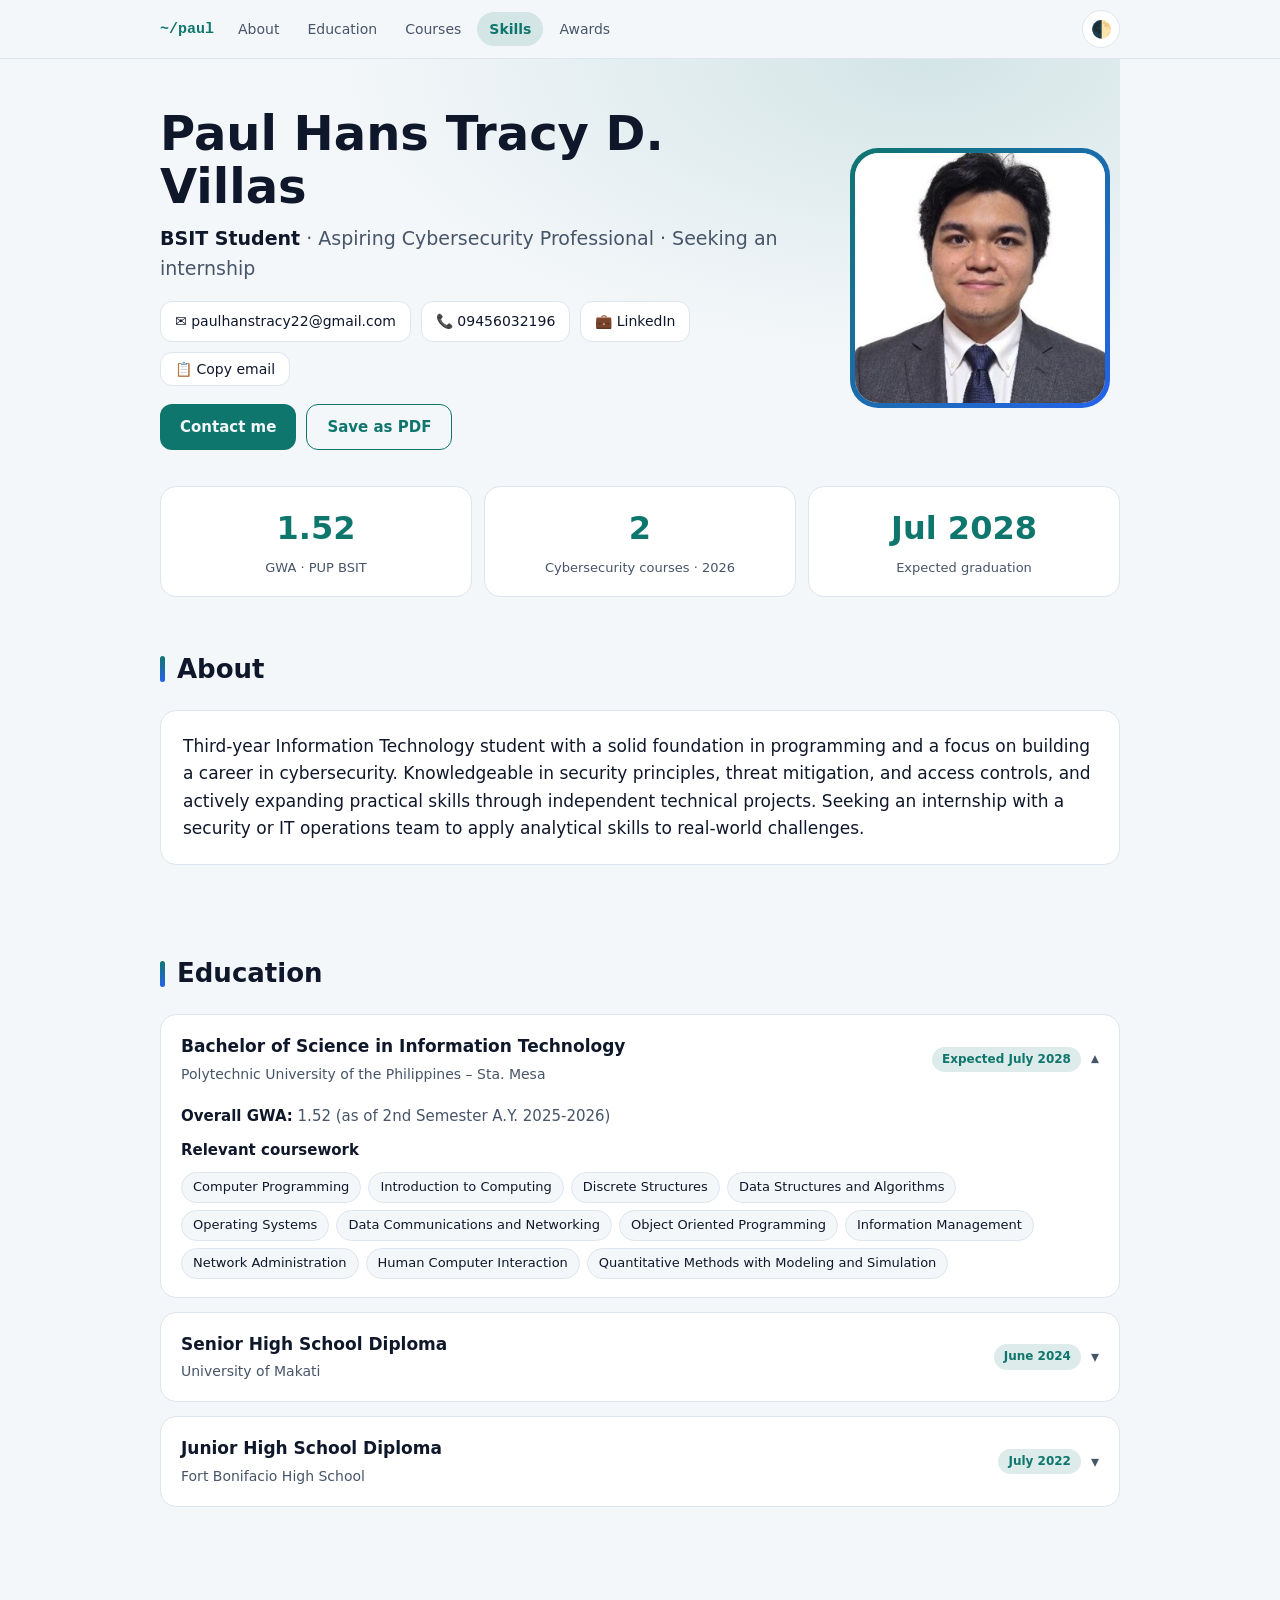
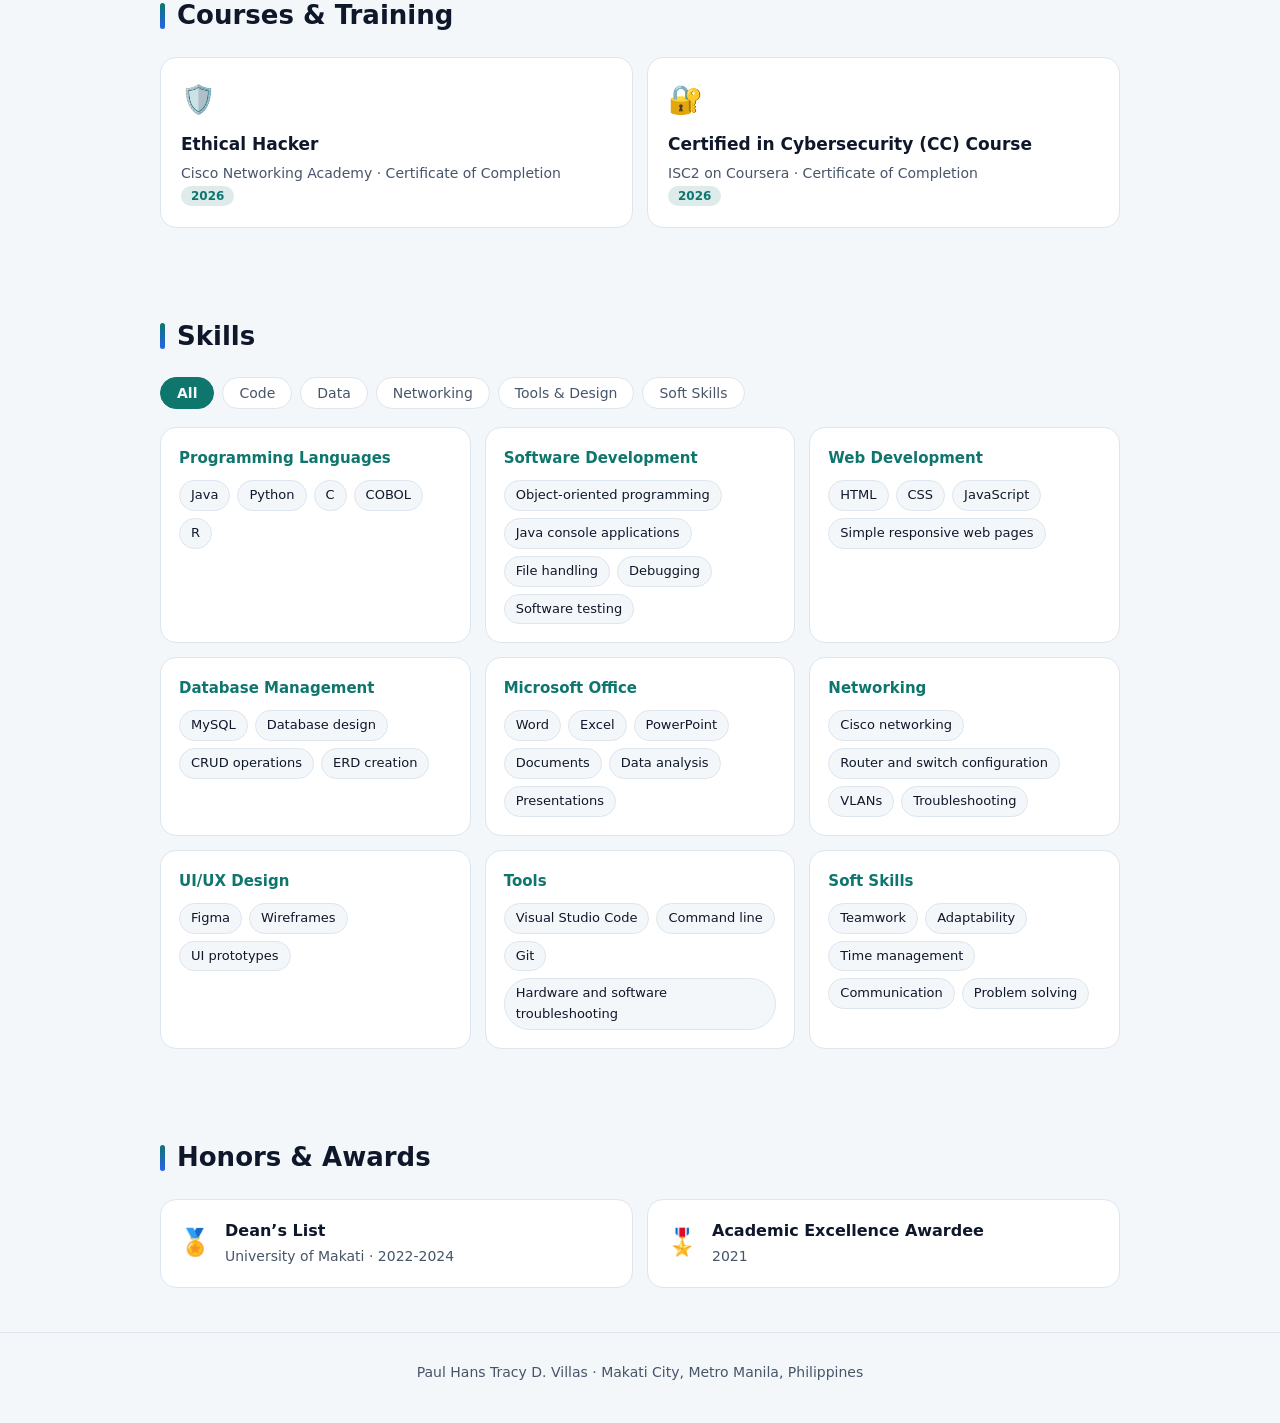
<file: index.html>
<!DOCTYPE html>
<html lang="en">
<head>
    <meta charset="utf-8">
    <meta name="viewport" content="width=device-width, initial-scale=1, viewport-fit=cover">
    <link rel="icon" href="data:image/svg+xml,<svg xmlns=%22http://www.w3.org/2000/svg%22 viewBox=%220 0 100 100%22><text y=%22.9em%22 font-size=%2290%22>🛡️</text></svg>">
    <title>Paul Hans Tracy D. Villas | Resume</title>
    <link rel="stylesheet" href="style.css">
</head>
<body>

<header>
    
    <div class="wrap bar">
        <a class="logo" href="#home">~/paul</a>
        <nav id="nav"><a href="#about">About</a>
            <a href="#education">Education</a>
            <a href="#courses">Courses</a>
            <a href="#skills">Skills</a><a href="#awards">Awards</a>
        </nav>
        <button class="ib" id="theme" aria-label="Toggle light and dark theme">🌓</button>
    </div>
</header>

<main class="wrap" id="home">
    <div class="hero">
        <div>
            <h1>Paul Hans Tracy D. Villas</h1>
            <p class="role"><b>BSIT Student</b> · Aspiring Cybersecurity Professional · Seeking an internship</p>
            <div class="contacts">
                <a class="c" href="mailto:paulhanstracy22@gmail.com">✉️ paulhanstracy22@gmail.com</a>
                <a class="c" href="tel:09456032196">📞 09456032196</a>
                <a class="c" href="https://www.linkedin.com/in/paul-hans-tracy-villas-771877401/" target="_blank" rel="noopener">💼 LinkedIn</a>
                <button class="c" id="copy" type="button">📋 Copy email</button>
            </div>
            <div class="btns no-print">
                <a class="btn" href="mailto:paulhanstracy22@gmail.com">Contact me</a>
                <button class="btn alt" id="print" type="button">Save as PDF</button>
            </div>
        </div>
        <div class="pic"><img alt="Photo of Paul Hans Tracy D. Villas" src="photo.jpg"></div>
    </div>
    <div class="stats rv">
        <div class="st"><b data-n="1.52" data-d="2">0</b><span>GWA · PUP BSIT</span></div>
        <div class="st"><b data-n="2">0</b><span>Cybersecurity courses · 2026</span></div>
        <div class="st"><b>Jul 2028</b><span>Expected graduation</span></div>
    </div>
    
    <section id="about"><h2>About</h2>
        <div class="card about rv">Third-year Information Technology student with a solid foundation in programming and a focus on building a career in cybersecurity. Knowledgeable in security principles, threat mitigation, and access controls, and actively expanding practical skills through independent technical projects. Seeking an internship with a security or IT operations team to apply analytical skills to real-world challenges.</div>
    </section>
    
    <section id="education"><h2>Education</h2><div class="acc" id="edu"></div></section>
    
    <section id="courses"><h2>Courses &amp; Training</h2>
        <div class="grid">
            <div class="card cc rv">
                <div class="ic">🛡️</div>
                <h3>Ethical Hacker</h3>
                <p>Cisco Networking Academy · Certificate of Completion</p>
                <p><span class="tag">2026</span></p></div>
                <div class="card cc rv">
                    <div class="ic">🔐</div>
                    <h3>Certified in Cybersecurity (CC) Course</h3>
                    <p>ISC2 on Coursera · Certificate of Completion</p>
                    <p><span class="tag">2026</span></p>
                </div>
            </div></section>
            
            <section id="skills"><h2>Skills</h2>
                <div class="fl" id="fl" role="group" aria-label="Filter skills"></div>
                <div class="grid" id="sk"></div></section>
                
                <section id="awards">
                    <h2>Honors &amp; Awards</h2>
                    <div class="grid">
                        <div class="card aw rv">
                            <div class="ic">🏅</div>
                            <div><b>Dean’s List</b><span>University of Makati · 2022-2024</span></div>
                        </div>
                        <div class="card aw rv">
                            <div class="ic">🎖️</div>
                            <div><b>Academic Excellence Awardee</b><span>2021</span>
                            </div>
                        </div>
                    </div></section>
                </main>
                
                <footer>
                    <div class="wrap">Paul Hans Tracy D. Villas · Makati City, Metro Manila, Philippines</div>
                </footer>
                <button class="ib" id="top" aria-label="Back to top">↑</button>
                <div id="toast" role="status"></div>
                
                <script src="script.js"></script>
</body>
</html>
</file>
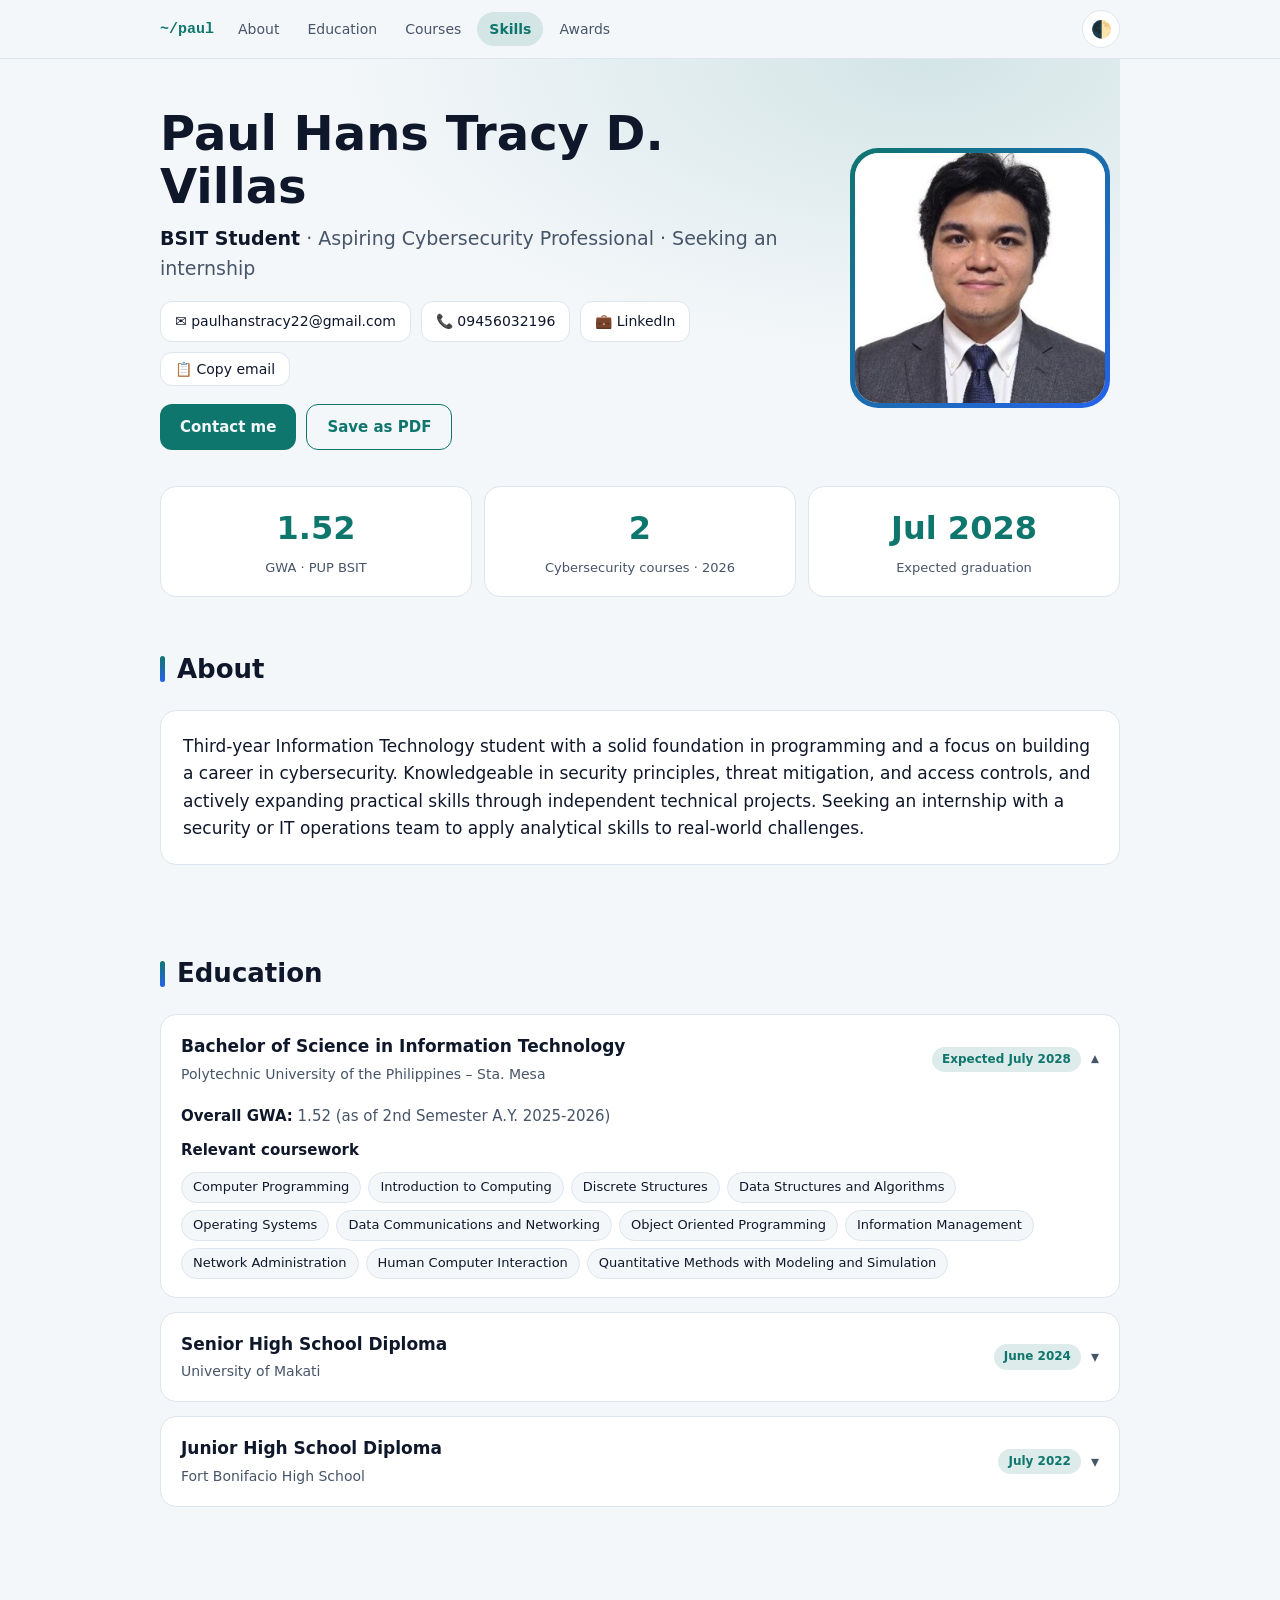
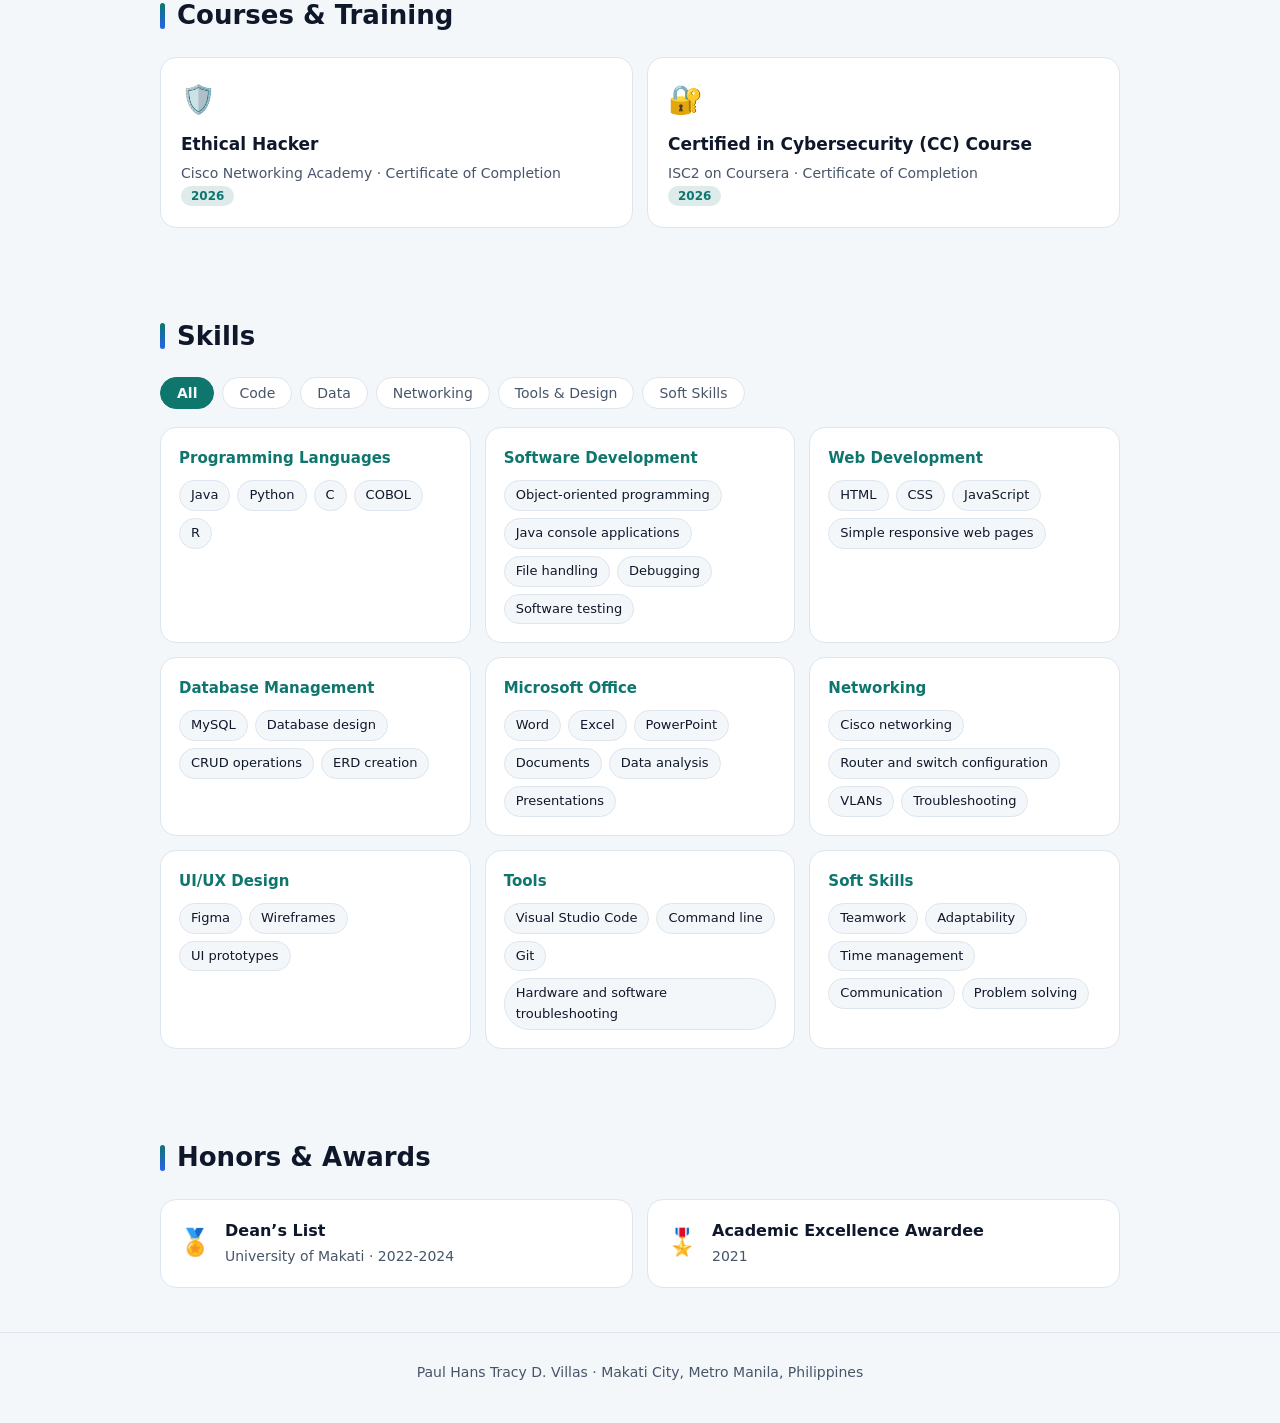
<file: resume.html>
<!DOCTYPE html>
<html lang="en">
<head>
    <meta charset="utf-8">
    <meta name="viewport" content="width=device-width, initial-scale=1, viewport-fit=cover">
    <link rel="icon" href="data:image/svg+xml,<svg xmlns=%22http://www.w3.org/2000/svg%22 viewBox=%220 0 100 100%22><text y=%22.9em%22 font-size=%2290%22>🛡️</text></svg>">
    <title>Paul Hans Tracy D. Villas | Resume</title>
    <link rel="stylesheet" href="style.css">
</head>
<body>

<header>
    
    <div class="wrap bar">
        <a class="logo" href="#home">~/paul</a>
        <nav id="nav"><a href="#about">About</a>
            <a href="#education">Education</a>
            <a href="#courses">Courses</a>
            <a href="#skills">Skills</a><a href="#awards">Awards</a>
        </nav>
        <button class="ib" id="theme" aria-label="Toggle light and dark theme">🌓</button>
    </div>
</header>

<main class="wrap" id="home">
    <div class="hero">
        <div>
            <h1>Paul Hans Tracy D. Villas</h1>
            <p class="role"><b>BSIT Student</b> · Aspiring Cybersecurity Professional · Seeking an internship</p>
            <div class="contacts">
                <a class="c" href="mailto:paulhanstracy22@gmail.com">✉️ paulhanstracy22@gmail.com</a>
                <a class="c" href="tel:09456032196">📞 09456032196</a>
                <a class="c" href="https://www.linkedin.com/in/paul-hans-tracy-villas-771877401/" target="_blank" rel="noopener">💼 LinkedIn</a>
                <button class="c" id="copy" type="button">📋 Copy email</button>
            </div>
            <div class="btns no-print">
                <a class="btn" href="mailto:paulhanstracy22@gmail.com">Contact me</a>
                <button class="btn alt" id="print" type="button">Save as PDF</button>
            </div>
        </div>
        <div class="pic"><img alt="Photo of Paul Hans Tracy D. Villas" src="photo.jpg"></div>
    </div>
    <div class="stats rv">
        <div class="st"><b data-n="1.52" data-d="2">0</b><span>GWA · PUP BSIT</span></div>
        <div class="st"><b data-n="2">0</b><span>Cybersecurity courses · 2026</span></div>
        <div class="st"><b>Jul 2028</b><span>Expected graduation</span></div>
    </div>
    
    <section id="about"><h2>About</h2>
        <div class="card about rv">Third-year Information Technology student with a solid foundation in programming and a focus on building a career in cybersecurity. Knowledgeable in security principles, threat mitigation, and access controls, and actively expanding practical skills through independent technical projects. Seeking an internship with a security or IT operations team to apply analytical skills to real-world challenges.</div>
    </section>
    
    <section id="education"><h2>Education</h2><div class="acc" id="edu"></div></section>
    
    <section id="courses"><h2>Courses &amp; Training</h2>
        <div class="grid">
            <div class="card cc rv">
                <div class="ic">🛡️</div>
                <h3>Ethical Hacker</h3>
                <p>Cisco Networking Academy · Certificate of Completion</p>
                <p><span class="tag">2026</span></p></div>
                <div class="card cc rv">
                    <div class="ic">🔐</div>
                    <h3>Certified in Cybersecurity (CC) Course</h3>
                    <p>ISC2 on Coursera · Certificate of Completion</p>
                    <p><span class="tag">2026</span></p>
                </div>
            </div></section>
            
            <section id="skills"><h2>Skills</h2>
                <div class="fl" id="fl" role="group" aria-label="Filter skills"></div>
                <div class="grid" id="sk"></div></section>
                
                <section id="awards">
                    <h2>Honors &amp; Awards</h2>
                    <div class="grid">
                        <div class="card aw rv">
                            <div class="ic">🏅</div>
                            <div><b>Dean’s List</b><span>University of Makati · 2022-2024</span></div>
                        </div>
                        <div class="card aw rv">
                            <div class="ic">🎖️</div>
                            <div><b>Academic Excellence Awardee</b><span>2021</span>
                            </div>
                        </div>
                    </div></section>
                </main>
                
                <footer>
                    <div class="wrap">Paul Hans Tracy D. Villas · Makati City, Metro Manila, Philippines</div>
                </footer>
                <button class="ib" id="top" aria-label="Back to top">↑</button>
                <div id="toast" role="status"></div>
                
                <script src="script.js"></script>
</body>
</html>
</file>
<file: style.css>
:root {
  --bg:       #f4f7fa;
  --surface:  #ffffff;
  --text:     #0f172a;
  --muted:    #475569;
  --accent:   #0f766e;
  --accent-2: #2563eb;
  --border:   #dde5ee;
  --glow:     rgba(15, 118, 110, 0.14);

  box-sizing: border-box;
  padding-top: env(safe-area-inset-top, 0px);
  padding-bottom: env(safe-area-inset-bottom, 0px);
}

@media (prefers-color-scheme: dark) {
  :root:not([data-theme="light"]) {
    --bg:       #0a1120;
    --surface:  #111b30;
    --text:     #e8eef8;
    --muted:    #94a3b8;
    --accent:   #2dd4bf;
    --accent-2: #60a5fa;
    --border:   #1e2a45;
    --glow:     rgba(45, 212, 191, 0.12);
  }
}

:root[data-theme="dark"] {
  --bg:       #0a1120;
  --surface:  #111b30;
  --text:     #e8eef8;
  --muted:    #94a3b8;
  --accent:   #2dd4bf;
  --accent-2: #60a5fa;
  --border:   #1e2a45;
  --glow:     rgba(45, 212, 191, 0.12);
}

*,
*::before,
*::after {
  box-sizing: inherit;
}

html {
  scroll-behavior: smooth;

  scroll-padding-top: calc(env(safe-area-inset-top, 0px) + 70px);
}

body {
  margin: 0;
  background: var(--bg);
  color: var(--text);
  font: 16px/1.6 system-ui, -apple-system, "Segoe UI", Roboto, sans-serif;
  -webkit-font-smoothing: antialiased;
}

a {
  color: var(--accent-2);
}

.wrap {
  max-width: 1000px;
  margin: 0 auto;
  padding: 0 20px;
}

.grid {
  display: grid;
  grid-template-columns: repeat(auto-fit, minmax(260px, 1fr));
  gap: 14px;
}

header {
  position: sticky;
  top: env(safe-area-inset-top, 0px);
  z-index: 20;
  background: color-mix(in srgb, var(--bg) 85%, transparent);
  backdrop-filter: blur(12px);
  border-bottom: 1px solid var(--border);
}

.bar {
  display: flex;
  align-items: center;
  gap: 12px;
  height: 58px;
}

.logo {
  font: 700 15px ui-monospace, Menlo, Consolas, monospace;
  color: var(--accent);
  text-decoration: none;
  white-space: nowrap;
}

nav {
  flex: 1;
  display: flex;
  gap: 4px;
  overflow-x: auto;
  scrollbar-width: none;
}

nav::-webkit-scrollbar {
  display: none;
}

nav a {
  padding: 6px 12px;
  border-radius: 99px;
  color: var(--muted);
  text-decoration: none;
  font-size: 14px;
  white-space: nowrap;
  transition: 0.2s;
}

nav a:hover {
  color: var(--text);
}

nav a.on {
  background: var(--glow);
  color: var(--accent);
  font-weight: 600;
}

.ib {
  flex: none;
  width: 38px;
  height: 38px;
  border: 1px solid var(--border);
  border-radius: 50%;
  background: var(--surface);
  color: var(--text);
  font-size: 17px;
  cursor: pointer;
}

.ib:hover {
  border-color: var(--accent);
}

.hero {
  display: grid;
  grid-template-columns: 1fr 280px;
  gap: 36px;
  align-items: center;
  padding: 48px 0 24px;
  background: radial-gradient(600px 300px at 80% 0, var(--glow), transparent);
}

.term {
  margin: 0 0 8px;
  font: 14px ui-monospace, Menlo, Consolas, monospace;
  color: var(--accent);
}

.term i {
  display: inline-block;
  width: 8px;
  height: 15px;
  background: var(--accent);
  vertical-align: -2px;
  animation: blink 1s steps(2) infinite;
}

@keyframes blink {
  50% { opacity: 0; }
}

h1 {
  margin: 0 0 10px;
  font-size: clamp(30px, 6vw, 48px);
  line-height: 1.1;
}

.role {
  margin: 0 0 18px;
  font-size: clamp(16px, 2.6vw, 19px);
  color: var(--muted);
}

.role b {
  color: var(--text);
}

.pic {
  justify-self: center;
  width: min(260px, 70vw);
  aspect-ratio: 1;
  padding: 5px;
  border-radius: 28px;
  background: linear-gradient(135deg, var(--accent), var(--accent-2));
  transition: transform 0.4s;
}

.pic:hover {
  transform: rotate(-2deg) scale(1.03);
}

.pic img {
  display: block;
  width: 100%;
  height: 100%;
  object-fit: cover;
  object-position: top;
  border-radius: 24px;
  background: #ffffff;
}

.contacts {
  display: flex;
  flex-wrap: wrap;
  gap: 10px;
  margin: 0 0 18px;
}

.c {
  display: inline-flex;
  align-items: center;
  gap: 8px;
  padding: 8px 14px;
  border: 1px solid var(--border);
  border-radius: 12px;
  background: var(--surface);
  color: var(--text);
  font-family: inherit;
  font-size: 14px;
  text-decoration: none;
  cursor: pointer;
  transition: 0.2s;
}

.c:hover {
  border-color: var(--accent);
  transform: translateY(-2px);
}

.btns {
  display: flex;
  flex-wrap: wrap;
  gap: 10px;
}

.btn {
  padding: 11px 20px;
  border: 0;
  border-radius: 12px;
  background: var(--accent);
  color: var(--bg);
  font-family: inherit;
  font-size: 15px;
  font-weight: 600;
  text-decoration: none;
  cursor: pointer;
  transition: 0.2s;
}

.btn.alt {
  border: 1px solid var(--accent);
  background: transparent;
  color: var(--accent);
}

.btn:hover {
  transform: translateY(-2px);
}

.stats {
  display: grid;
  grid-template-columns: repeat(3, 1fr);
  gap: 12px;
  margin: 12px 0 8px;
}

.st {
  padding: 16px;
  border: 1px solid var(--border);
  border-radius: 16px;
  background: var(--surface);
  text-align: center;
}

.st b {
  display: block;
  font-size: clamp(22px, 5vw, 32px);
  color: var(--accent);
}

.st span {
  font-size: 13px;
  color: var(--muted);
}

section {
  padding: 44px 0;
}

h2 {
  display: flex;
  align-items: center;
  gap: 12px;
  margin: 0 0 20px;
  font-size: 26px;
}

h2::before {
  content: "";
  width: 5px;
  height: 26px;
  border-radius: 4px;
  background: linear-gradient(var(--accent), var(--accent-2));
}

.card {
  border: 1px solid var(--border);
  border-radius: 16px;
  background: var(--surface);
  transition: 0.25s;
}

.card:hover {
  border-color: var(--accent);
  box-shadow: 0 8px 28px var(--glow);
}

.about {
  padding: 22px;
  font-size: 17px;
}

.acc {
  display: grid;
  gap: 14px;
  position: relative;
}

.acc-head {
  display: flex;
  align-items: center;
  justify-content: space-between;
  gap: 12px;
  width: 100%;
  padding: 18px 20px;
  border: 0;
  background: none;
  color: inherit;
  font: inherit;
  text-align: left;
  cursor: pointer;
}

.acc-head strong {
  display: block;
  font-size: 17px;
}

.acc-head small {
  font-size: 14px;
  color: var(--muted);
}

.acc-meta {
  display: flex;
  align-items: center;
  gap: 10px;
}

.acc-chevron {
  flex: none;
  color: var(--muted);
  transition: transform 0.3s;
}

.open .acc-chevron {
  transform: rotate(180deg);
}

.acc-panel {
  display: grid;
  grid-template-rows: 0fr;
  transition: grid-template-rows 0.35s;
}

.open .acc-panel {
  grid-template-rows: 1fr;
}

.acc-panel > div {
  overflow: hidden;
}

.acc-body {
  padding: 0 20px 18px;
}

.acc-row {
  margin: 0 0 10px;
  font-size: 15px;
  color: var(--muted);
}

.acc-row b {
  color: var(--text);
}

.chips {
  display: flex;
  flex-wrap: wrap;
  gap: 7px;
}

.chip {
  padding: 4px 11px;
  border: 1px solid var(--border);
  border-radius: 99px;
  background: var(--bg);
  color: var(--text);
  font-size: 13px;
  transition: 0.2s;
}

.chip:hover {
  border-color: var(--accent);
  color: var(--accent);
}

.tag {
  padding: 3px 10px;
  border-radius: 99px;
  background: var(--glow);
  color: var(--accent);
  font-size: 12px;
  font-weight: 600;
  white-space: nowrap;
}

.cc {
  padding: 20px;
}

.cc .ic {
  font-size: 28px;
}

.cc h3 {
  margin: 8px 0 4px;
  font-size: 17px;
}

.cc p {
  margin: 0;
  font-size: 14px;
  color: var(--muted);
}

.fl {
  display: flex;
  flex-wrap: wrap;
  gap: 8px;
  margin-bottom: 18px;
}

.filter-btn {
  padding: 7px 16px;
  border: 1px solid var(--border);
  border-radius: 99px;
  background: var(--surface);
  color: var(--muted);
  font-family: inherit;
  font-size: 14px;
  cursor: pointer;
  transition: 0.2s;
}

.filter-btn:hover {
  color: var(--text);
}

.filter-btn[aria-pressed="true"] {
  border-color: var(--accent);
  background: var(--accent);
  color: var(--bg);
  font-weight: 600;
}

.skill-card {
  padding: 18px;
  animation: pop 0.35s;
}

.skill-card[hidden] {
  display: none;
}

.skill-card h3 {
  margin: 0 0 10px;
  font-size: 15px;
  color: var(--accent);
}

@keyframes pop {
  from {
    opacity: 0;
    transform: scale(0.97);
  }
}

.aw {
  display: flex;
  align-items: center;
  gap: 14px;
  padding: 18px;
}

.aw .ic {
  font-size: 26px;
}

.aw b {
  display: block;
}

.aw span {
  font-size: 14px;
  color: var(--muted);
}

footer {
  padding: 28px 0 40px;
  border-top: 1px solid var(--border);
  text-align: center;
  font-size: 14px;
  color: var(--muted);
}

#top {
  position: fixed;
  right: 18px;
  bottom: calc(18px + env(safe-area-inset-bottom, 0px));
  border-color: var(--accent);
  background: var(--accent);
  color: var(--bg);
  opacity: 0;
  pointer-events: none;
  transition: 0.3s;
}

#top.show {
  opacity: 1;
  pointer-events: auto;
}

#toast {
  position: fixed;
  left: 50%;
  bottom: calc(24px + env(safe-area-inset-bottom, 0px));
  z-index: 30;
  padding: 10px 18px;
  border-radius: 99px;
  background: var(--text);
  color: var(--bg);
  font-size: 14px;
  opacity: 0;
  pointer-events: none;
  transform: translate(-50%, 20px);
  transition: 0.3s;
}

#toast.show {
  opacity: 1;
  transform: translate(-50%, 0);
}

.rv {
  opacity: 0;
  transform: translateY(16px);
  transition: opacity 0.6s, transform 0.6s;
}

.rv.in {
  opacity: 1;
  transform: none;
}

@media (max-width: 720px) {
  .hero {
    grid-template-columns: 1fr;
    padding-top: 28px;
    text-align: center;
  }

  .pic {
    order: -1;
  }

  .contacts,
  .btns {
    justify-content: center;
  }

  .logo {
    display: none;
  }

  .acc-head {
    padding: 16px;
  }
}

@media (prefers-reduced-motion: reduce) {
  * {
    animation: none !important;
    transition: none !important;
    scroll-behavior: auto;
  }

  .rv {
    opacity: 1;
    transform: none;
  }
}

@media print {
  :root {
    --bg:      #ffffff;
    --surface: #ffffff;
    --text:    #000000;
    --muted:   #333333;
    --border:  #cccccc;
  }

  header,
  #top,
  #toast,
  .no-print,
  .fl {
    display: none !important;
  }

  body {
    font-size: 12px;
  }

  .rv {
    opacity: 1 !important;
    transform: none !important;
  }

  .acc-panel {
    grid-template-rows: 1fr !important;
  }

  .skill-card[hidden] {
    display: block;
  }

  section {
    padding: 14px 0;
    break-inside: avoid;
  }

  .hero {
    padding: 0;
    background: none;
  }

  .card {
    box-shadow: none !important;
  }
}
</file>
